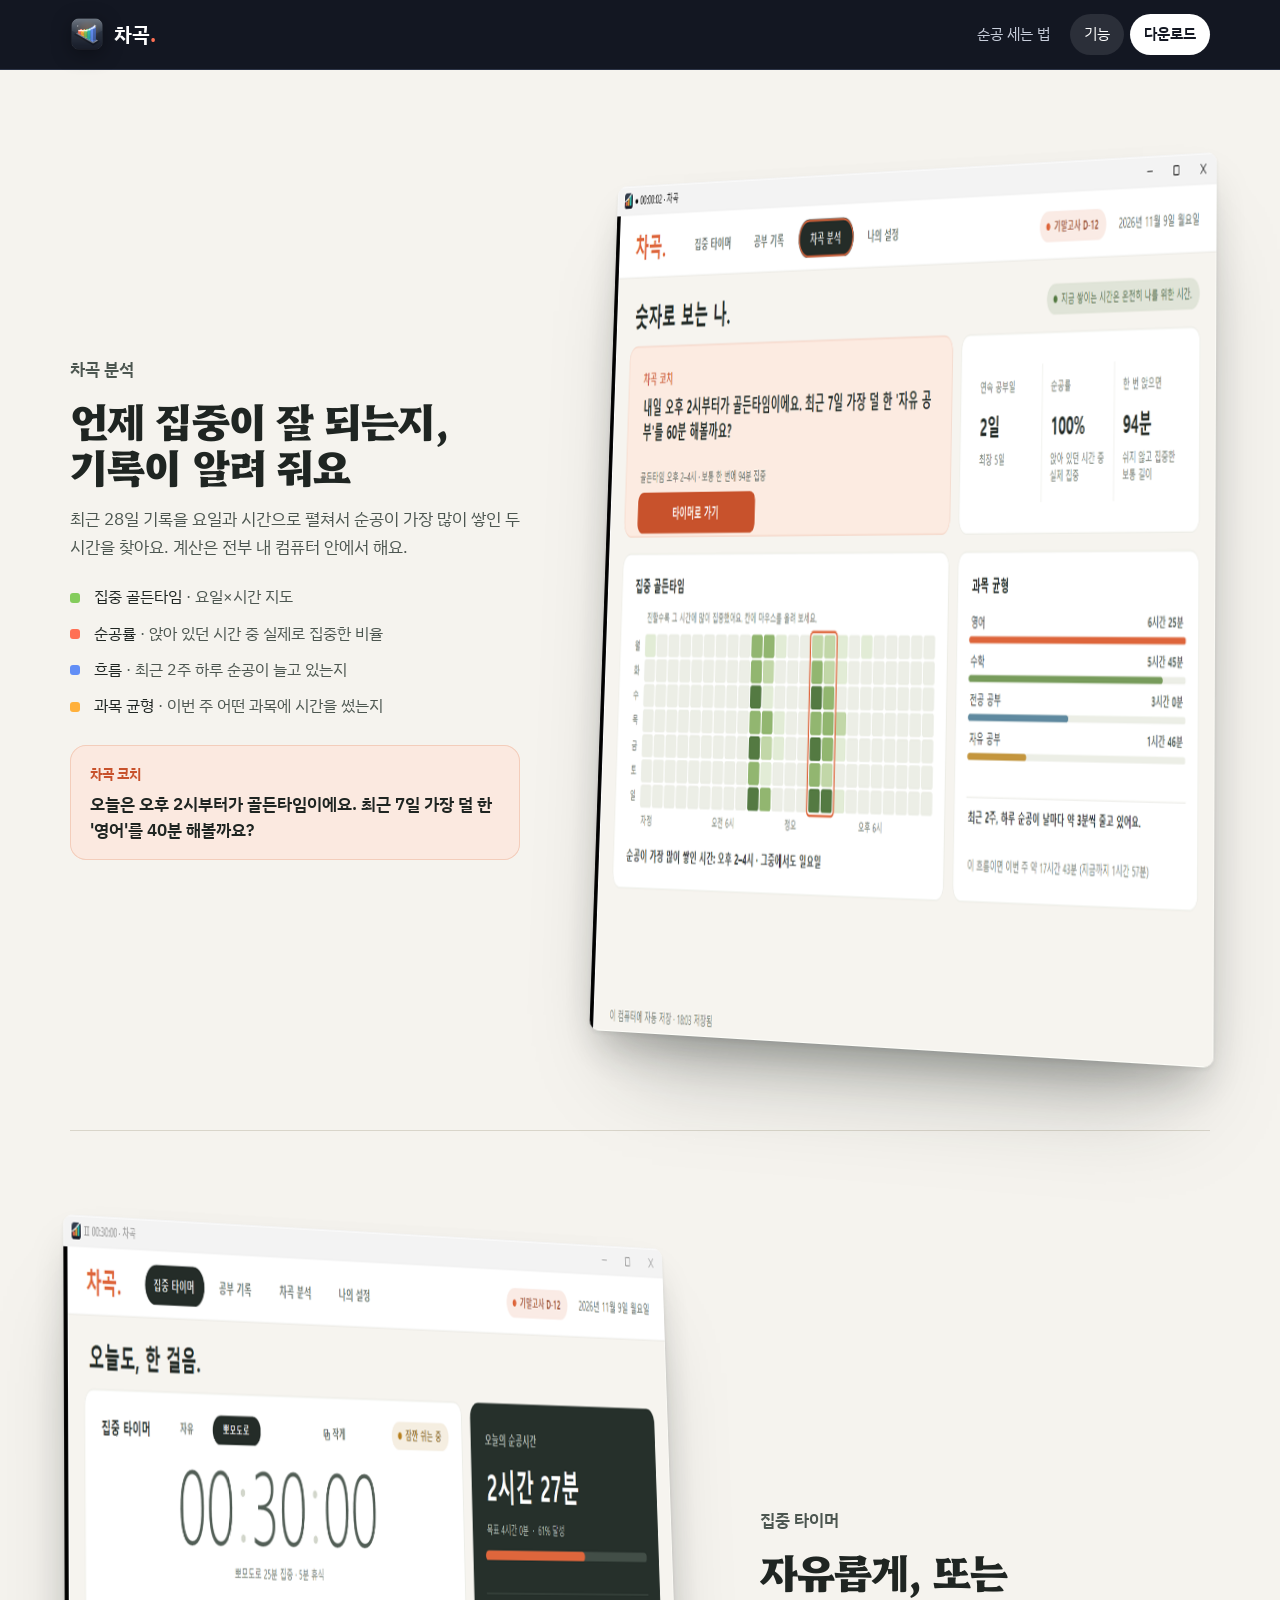
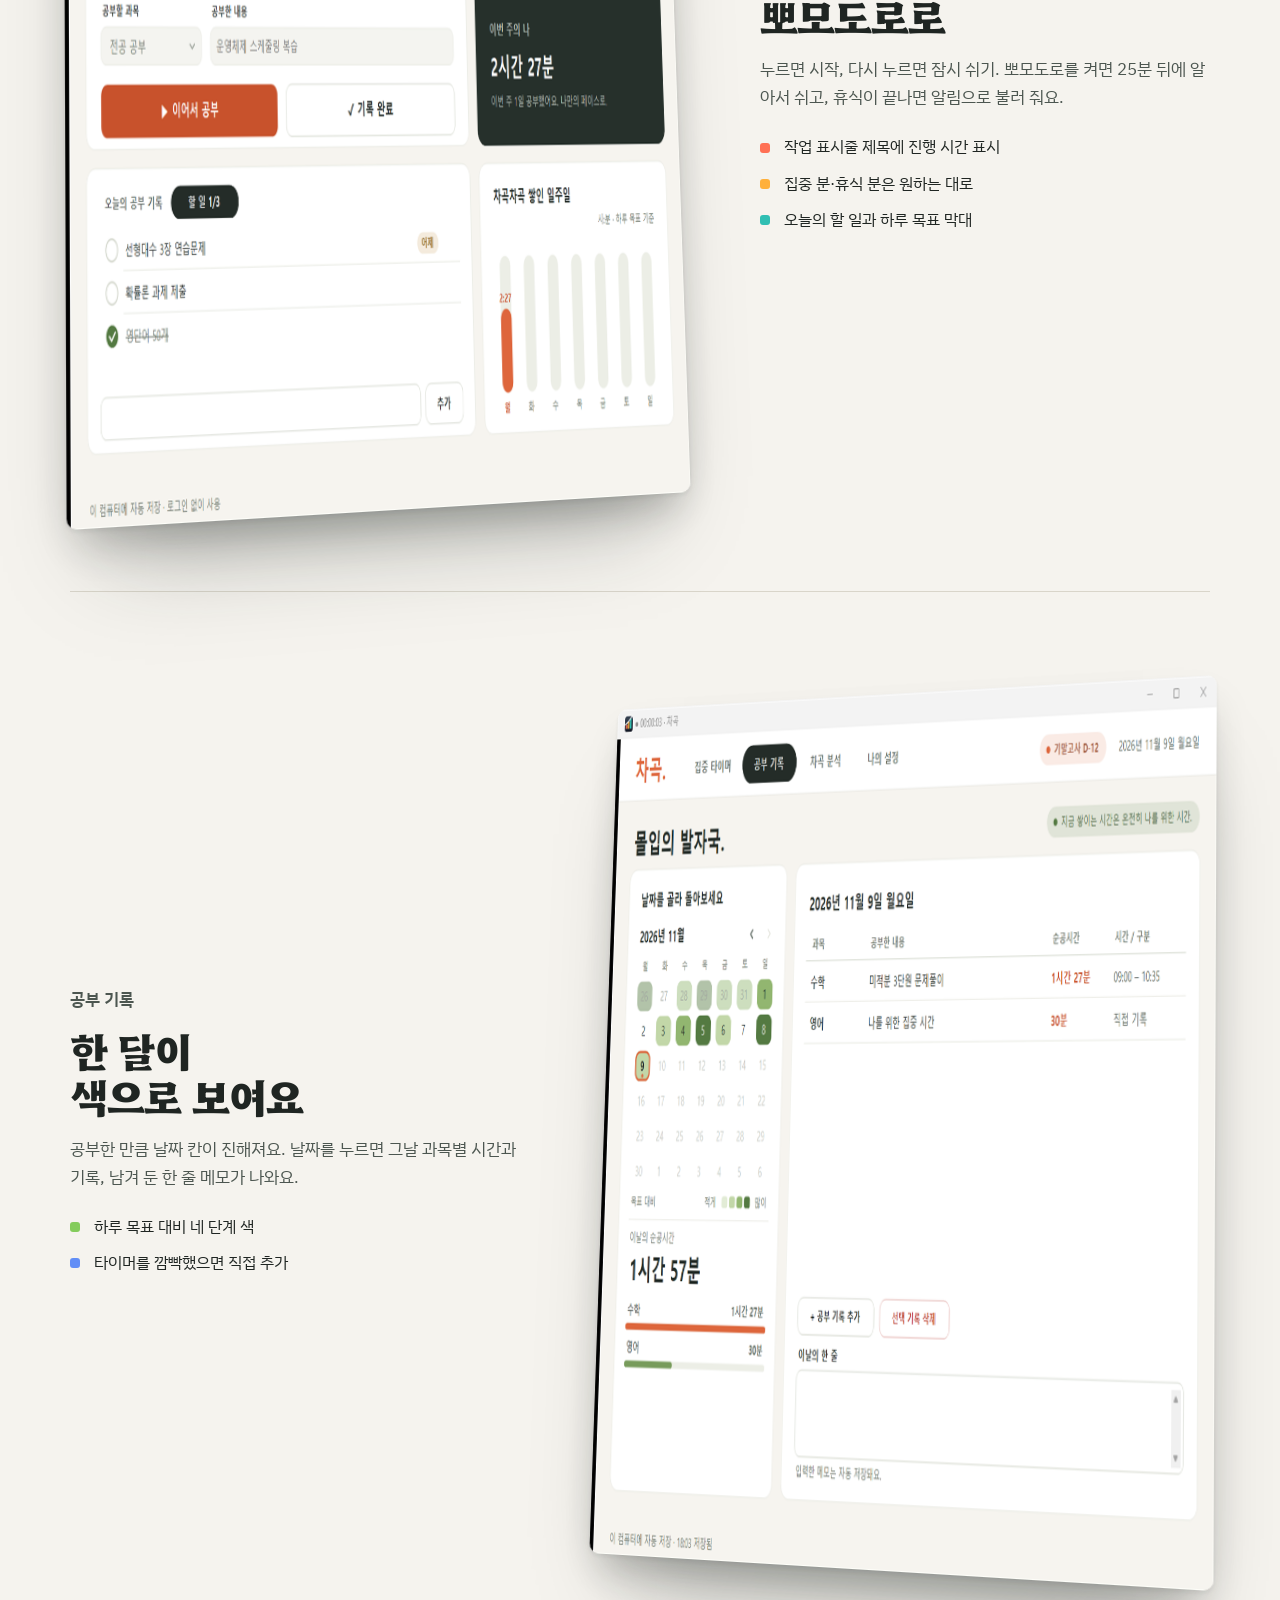
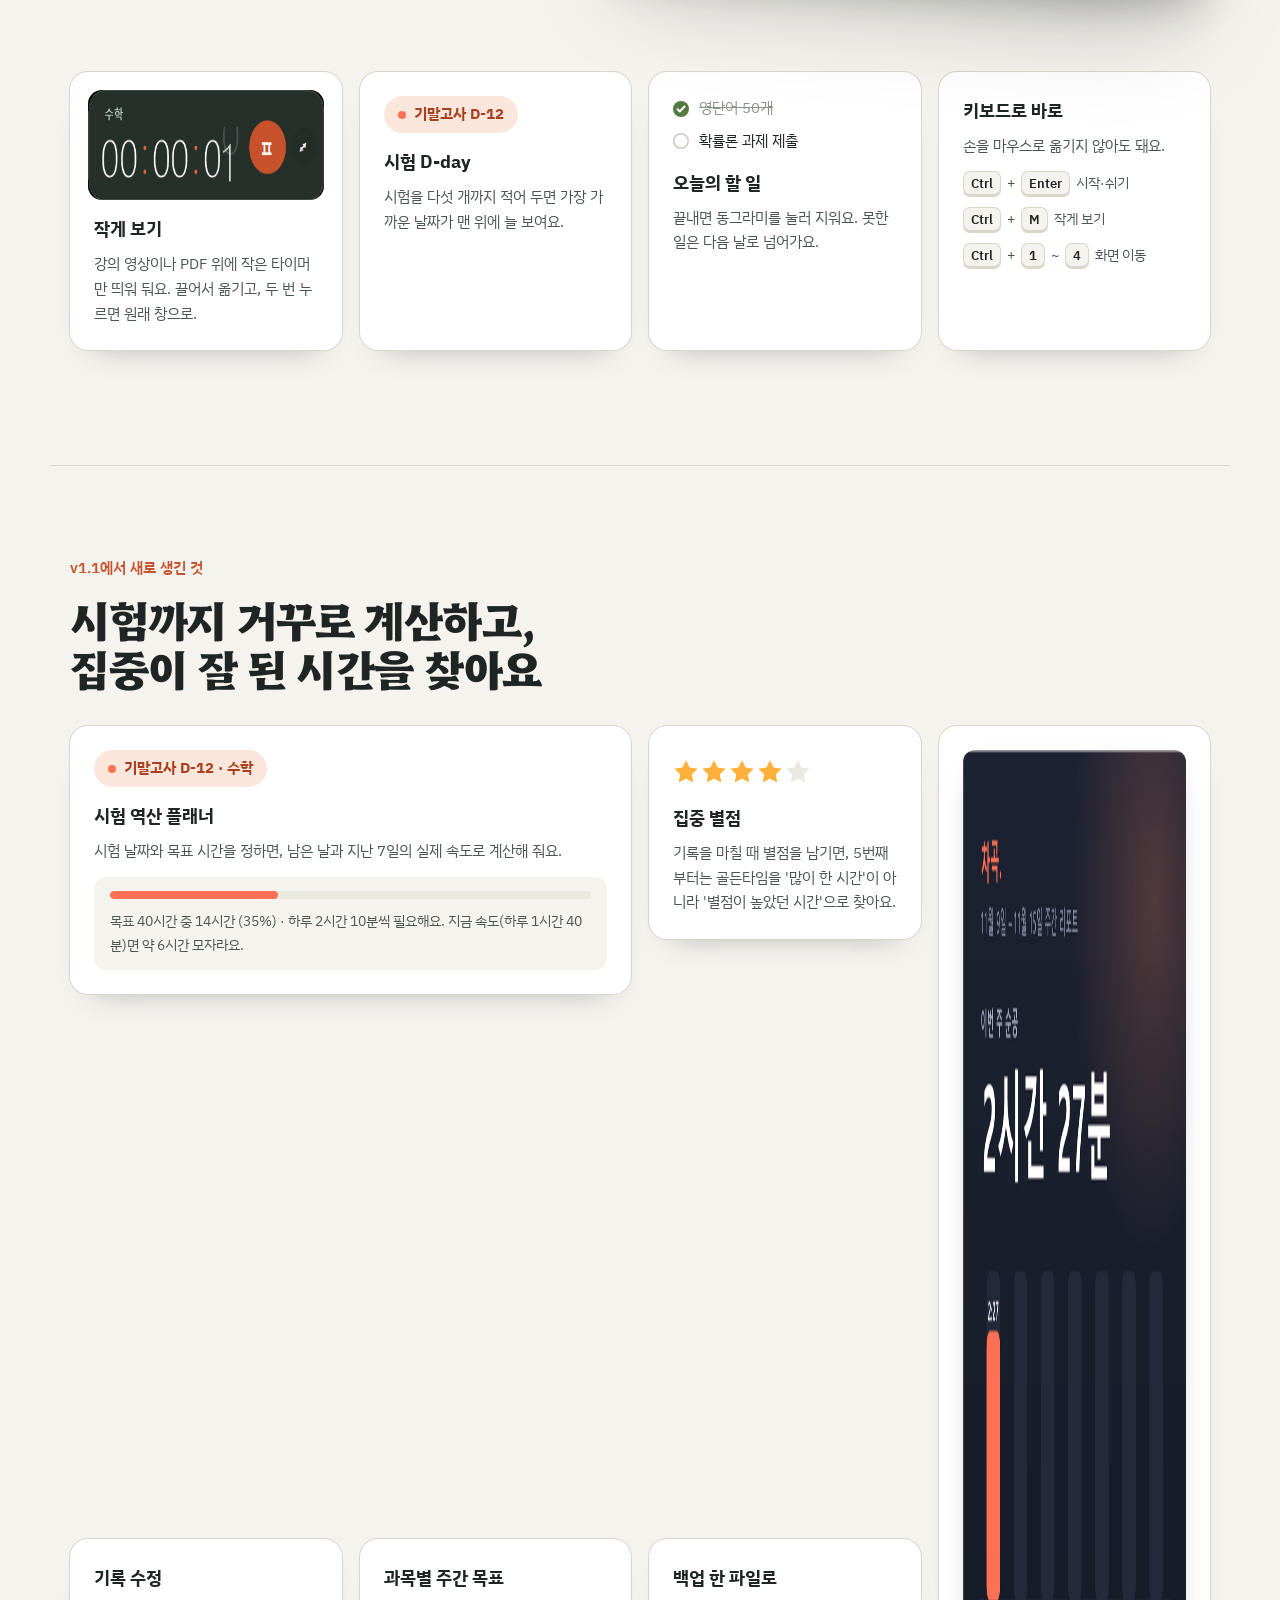
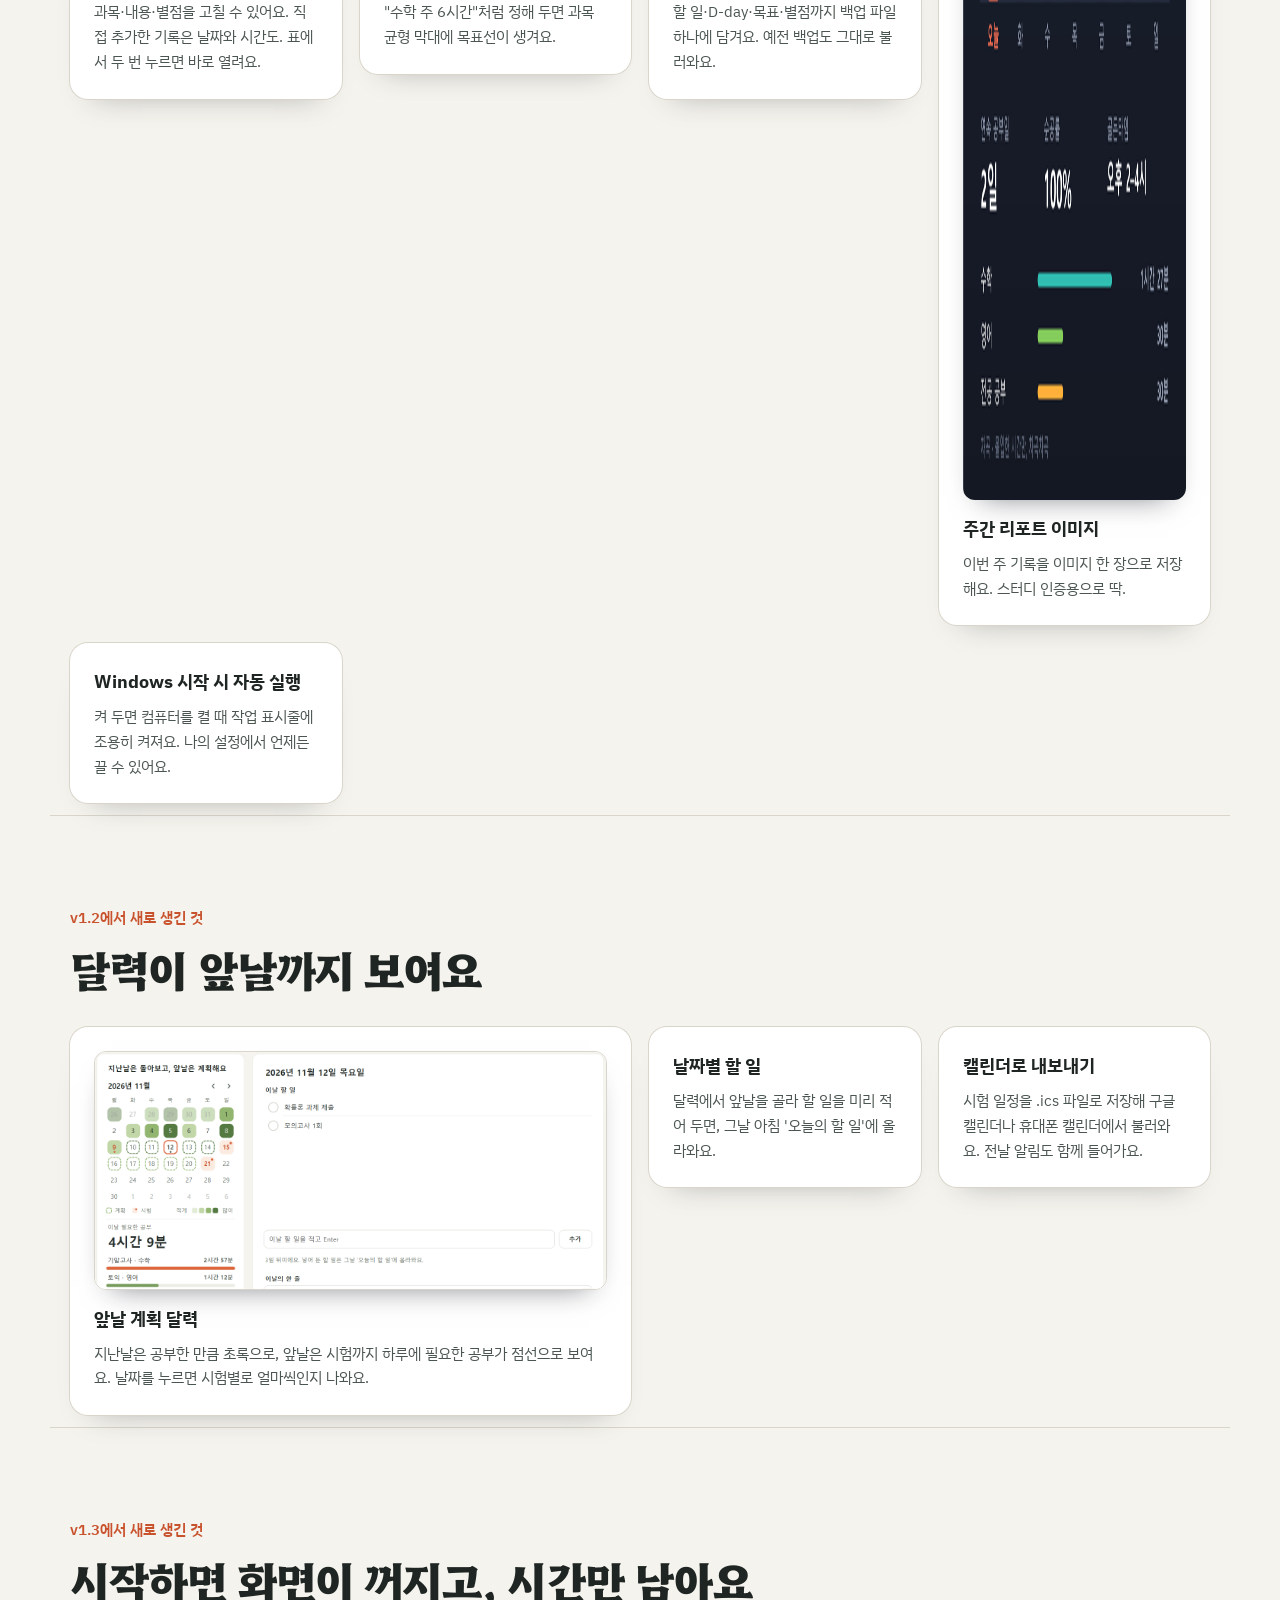
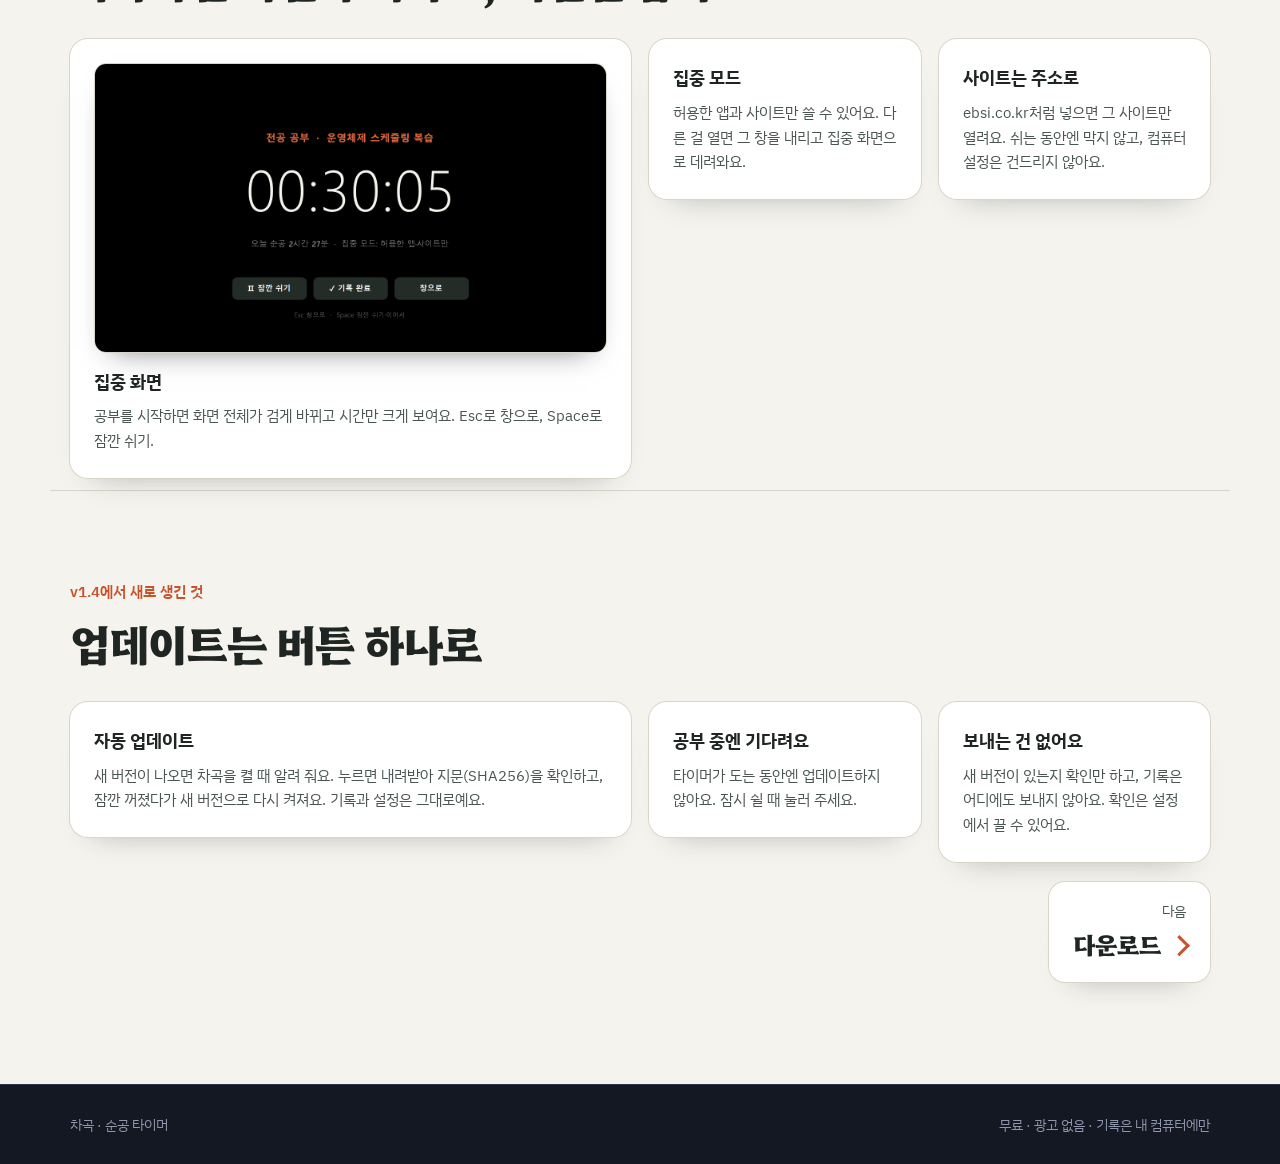
<file: features.html>
<!doctype html>
<html lang="ko">
<head>
<meta charset="utf-8">
<meta name="viewport" content="width=device-width, initial-scale=1, viewport-fit=cover">
<title>기능 · 차곡</title>
<meta name="description" content="집중 골든타임과 코치, 뽀모도로, 공부 기록 달력, 할 일, 시험 D-day, 작게 보기까지.">
<meta property="og:title" content="기능 · 차곡">
<meta property="og:description" content="집중 골든타임과 코치, 뽀모도로, 공부 기록 달력, 할 일, 시험 D-day, 작게 보기까지.">
<meta property="og:image" content="icon.png">
<link rel="icon" href="favicon.ico">
<link rel="preconnect" href="https://fonts.googleapis.com">
<link rel="preconnect" href="https://fonts.gstatic.com" crossorigin>
<link rel="stylesheet" href="https://fonts.googleapis.com/css2?family=Hahmlet:wght@500;700;800&family=IBM+Plex+Sans+KR:wght@400;500;600;700&display=swap">
<link rel="stylesheet" href="style.css?v=202611092236">
</head><body class="inner">
<header class="top">
  <div class="wrap">
    <a class="brand" href="index.html" aria-label="차곡 첫 화면으로"><img src="icon.png" alt="" width="34" height="34"><b>차곡<i>.</i></b></a>
    <nav aria-label="페이지 안내">
      <a href="how.html">순공 세는 법</a>
      <a href="features.html" aria-current="page">기능</a>
      <a class="get" href="download.html">다운로드</a>
    </nav>
  </div>
</header>
<main class="paper first">
  <section class="wrap" id="features" aria-label="기능">
      <article class="feature">
        <div class="copy">
          <p class="kicker">차곡 분석</p>
          <h3>언제 집중이 잘 되는지,<br>기록이 알려 줘요</h3>
          <p>최근 28일 기록을 요일과 시간으로 펼쳐서 순공이 가장 많이 쌓인 두 시간을 찾아요. 계산은 전부 내 컴퓨터 안에서 해요.</p>
          <ul>
            <li style="--c:var(--lime)">집중 골든타임 <span>· 요일×시간 지도</span></li>
            <li style="--c:var(--coral)">순공률 <span>· 앉아 있던 시간 중 실제로 집중한 비율</span></li>
            <li style="--c:var(--blue)">흐름 <span>· 최근 2주 하루 순공이 늘고 있는지</span></li>
            <li style="--c:var(--amber)">과목 균형 <span>· 이번 주 어떤 과목에 시간을 썼는지</span></li>
          </ul>
          <div class="coach"><em>차곡 코치</em><p>오늘은 오후 2시부터가 골든타임이에요. 최근 7일 가장 덜 한 '영어'를 40분 해볼까요?</p></div>
        </div>
        <div class="shot"><img src="analysis.png" alt="차곡 분석 화면: 코치 카드, 연속 공부일과 순공률, 요일·시간별 골든타임 지도, 과목 균형" width="1200" height="881" loading="lazy"></div>
      </article>

      <article class="feature flip">
        <div class="copy">
          <p class="kicker">집중 타이머</p>
          <h3>자유롭게, 또는<br>뽀모도로로</h3>
          <p>누르면 시작, 다시 누르면 잠시 쉬기. 뽀모도로를 켜면 25분 뒤에 알아서 쉬고, 휴식이 끝나면 알림으로 불러 줘요.</p>
          <ul>
            <li style="--c:var(--coral)">작업 표시줄 제목에 진행 시간 표시</li>
            <li style="--c:var(--amber)">집중 분·휴식 분은 원하는 대로</li>
            <li style="--c:var(--teal)">오늘의 할 일과 하루 목표 막대</li>
          </ul>
        </div>
        <div class="shot"><img src="todo.png" alt="집중 타이머 화면: 뽀모도로 모드, 시험 D-12 표시, 오늘의 할 일 목록" width="1200" height="881" loading="lazy"></div>
      </article>

      <article class="feature">
        <div class="copy">
          <p class="kicker">공부 기록</p>
          <h3>한 달이<br>색으로 보여요</h3>
          <p>공부한 만큼 날짜 칸이 진해져요. 날짜를 누르면 그날 과목별 시간과 기록, 남겨 둔 한 줄 메모가 나와요.</p>
          <ul>
            <li style="--c:var(--lime)">하루 목표 대비 네 단계 색</li>
            <li style="--c:var(--blue)">타이머를 깜빡했으면 직접 추가</li>
          </ul>
        </div>
        <div class="shot"><img src="history.png" alt="공부 기록 화면: 공부량만큼 칠해진 달력과 날짜별 과목 합계" width="1200" height="881" loading="lazy"></div>
      </article>
    </section>
  <section class="wrap extras" aria-label="그 밖의 기능">
      <div class="extra">
        <div class="mini"><img src="mini.png" alt="작게 보기: 과목 이름과 진행 시간, 쉬기 버튼만 있는 작은 타이머" width="372" height="110" loading="lazy"></div>
        <h4>작게 보기</h4>
        <p>강의 영상이나 PDF 위에 작은 타이머만 띄워 둬요. 끌어서 옮기고, 두 번 누르면 원래 창으로.</p>
      </div>
      <div class="extra">
        <span class="dday">기말고사 D-12</span>
        <h4>시험 D-day</h4>
        <p>시험을 다섯 개까지 적어 두면 가장 가까운 날짜가 맨 위에 늘 보여요.</p>
      </div>
      <div class="extra">
        <ul class="todo"><li class="done">영단어 50개</li><li>확률론 과제 제출</li></ul>
        <h4>오늘의 할 일</h4>
        <p>끝내면 동그라미를 눌러 지워요. 못한 일은 다음 날로 넘어가요.</p>
      </div>
      <div class="extra">
        <h4>키보드로 바로</h4>
        <p>손을 마우스로 옮기지 않아도 돼요.</p>
        <div class="keys"><kbd>Ctrl</kbd>+<kbd>Enter</kbd> 시작·쉬기</div>
        <div class="keys"><kbd>Ctrl</kbd>+<kbd>M</kbd> 작게 보기</div>
        <div class="keys"><kbd>Ctrl</kbd>+<kbd>1</kbd>~<kbd>4</kbd> 화면 이동</div>
      </div>
    </section>
  <section class="wrap v11" aria-labelledby="v11-title">
      <p class="kicker">v1.1에서 새로 생긴 것</p>
      <h2 id="v11-title">시험까지 거꾸로 계산하고,<br>집중이 잘 된 시간을 찾아요</h2>
      <div class="v11-grid">
        <article class="extra wide">
          <span class="dday">기말고사 D-12 · 수학</span>
          <h4>시험 역산 플래너</h4>
          <p>시험 날짜와 목표 시간을 정하면, 남은 날과 지난 7일의 실제 속도로 계산해 줘요.</p>
          <div class="plan-demo"><div class="bar"><i style="width:35%"></i></div><p>목표 40시간 중 14시간 (35%) · 하루 2시간 10분씩 필요해요. 지금 속도(하루 1시간 40분)면 약 6시간 모자라요.</p></div>
        </article>
        <article class="extra">
          <div class="stars" aria-label="별 4개">★★★★<span>★</span></div>
          <h4>집중 별점</h4>
          <p>기록을 마칠 때 별점을 남기면, 5번째부터는 골든타임을 '많이 한 시간'이 아니라 '별점이 높았던 시간'으로 찾아요.</p>
        </article>
        <article class="extra report">
          <img src="report.png" alt="주간 리포트 예시: 이번 주 순공, 요일별 막대, 연속 공부일, 순공률, 골든타임, 과목 TOP 3" width="1080" height="1350" loading="lazy">
          <h4>주간 리포트 이미지</h4>
          <p>이번 주 기록을 이미지 한 장으로 저장해요. 스터디 인증용으로 딱.</p>
        </article>
        <article class="extra">
          <h4>기록 수정</h4>
          <p>과목·내용·별점을 고칠 수 있어요. 직접 추가한 기록은 날짜와 시간도. 표에서 두 번 누르면 바로 열려요.</p>
        </article>
        <article class="extra">
          <h4>과목별 주간 목표</h4>
          <p>"수학 주 6시간"처럼 정해 두면 과목 균형 막대에 목표선이 생겨요.</p>
        </article>
        <article class="extra">
          <h4>백업 한 파일로</h4>
          <p>할 일·D-day·목표·별점까지 백업 파일 하나에 담겨요. 예전 백업도 그대로 불러와요.</p>
        </article>
        <article class="extra">
          <h4>Windows 시작 시 자동 실행</h4>
          <p>켜 두면 컴퓨터를 켤 때 작업 표시줄에 조용히 켜져요. 나의 설정에서 언제든 끌 수 있어요.</p>
        </article>
      </div>
    </section>
  <section class="wrap v11 v12" aria-labelledby="v12-title">
      <p class="kicker">v1.2에서 새로 생긴 것</p>
      <h2 id="v12-title">달력이 앞날까지 보여요</h2>
      <div class="v11-grid">
        <article class="extra wide">
          <img class="cal" src="calendar.png" alt="공부 기록 달력: 지난날은 공부한 만큼 초록, 앞날은 점선 테두리로 필요한 공부, 시험날은 주황 칸" width="1340" height="620" loading="lazy">
          <h4>앞날 계획 달력</h4>
          <p>지난날은 공부한 만큼 초록으로, 앞날은 시험까지 하루에 필요한 공부가 점선으로 보여요. 날짜를 누르면 시험별로 얼마씩인지 나와요.</p>
        </article>
        <article class="extra">
          <h4>날짜별 할 일</h4>
          <p>달력에서 앞날을 골라 할 일을 미리 적어 두면, 그날 아침 '오늘의 할 일'에 올라와요.</p>
        </article>
        <article class="extra">
          <h4>캘린더로 내보내기</h4>
          <p>시험 일정을 .ics 파일로 저장해 구글 캘린더나 휴대폰 캘린더에서 불러와요. 전날 알림도 함께 들어가요.</p>
        </article>
      </div>
    </section>
  <section class="wrap v11 v13" aria-labelledby="v13-title">
      <p class="kicker">v1.3에서 새로 생긴 것</p>
      <h2 id="v13-title">시작하면 화면이 꺼지고, 시간만 남아요</h2>
      <div class="v11-grid">
        <article class="extra wide">
          <img class="cal" src="focus.png" alt="검은 집중 화면: 과목 이름과 큰 시간, 오늘 순공, 잠깐 쉬기·기록 완료·창으로 버튼" width="1280" height="720" loading="lazy">
          <h4>집중 화면</h4>
          <p>공부를 시작하면 화면 전체가 검게 바뀌고 시간만 크게 보여요. Esc로 창으로, Space로 잠깐 쉬기.</p>
        </article>
        <article class="extra">
          <h4>집중 모드</h4>
          <p>허용한 앱과 사이트만 쓸 수 있어요. 다른 걸 열면 그 창을 내리고 집중 화면으로 데려와요.</p>
        </article>
        <article class="extra">
          <h4>사이트는 주소로</h4>
          <p>ebsi.co.kr처럼 넣으면 그 사이트만 열려요. 쉬는 동안엔 막지 않고, 컴퓨터 설정은 건드리지 않아요.</p>
        </article>
      </div>
    </section>
  <section class="wrap v11 v14" aria-labelledby="v14-title">
      <p class="kicker">v1.4에서 새로 생긴 것</p>
      <h2 id="v14-title">업데이트는 버튼 하나로</h2>
      <div class="v11-grid">
        <article class="extra wide">
          <h4>자동 업데이트</h4>
          <p>새 버전이 나오면 차곡을 켤 때 알려 줘요. 누르면 내려받아 지문(SHA256)을 확인하고, 잠깐 꺼졌다가 새 버전으로 다시 켜져요. 기록과 설정은 그대로예요.</p>
        </article>
        <article class="extra">
          <h4>공부 중엔 기다려요</h4>
          <p>타이머가 도는 동안엔 업데이트하지 않아요. 잠시 쉴 때 눌러 주세요.</p>
        </article>
        <article class="extra">
          <h4>보내는 건 없어요</h4>
          <p>새 버전이 있는지 확인만 하고, 기록은 어디에도 보내지 않아요. 확인은 설정에서 끌 수 있어요.</p>
        </article>
      </div>
    </section>
  <div class="wrap next"><a href="download.html"><small>다음</small><b>다운로드</b></a></div>
</main>
<footer>
  <div class="wrap"><span>차곡 · 순공 타이머</span><span>무료 · 광고 없음 · 기록은 내 컴퓨터에만</span></div>
</footer><script src="tilt.js?v=202611092236"></script>
</body>
</html>
</file>
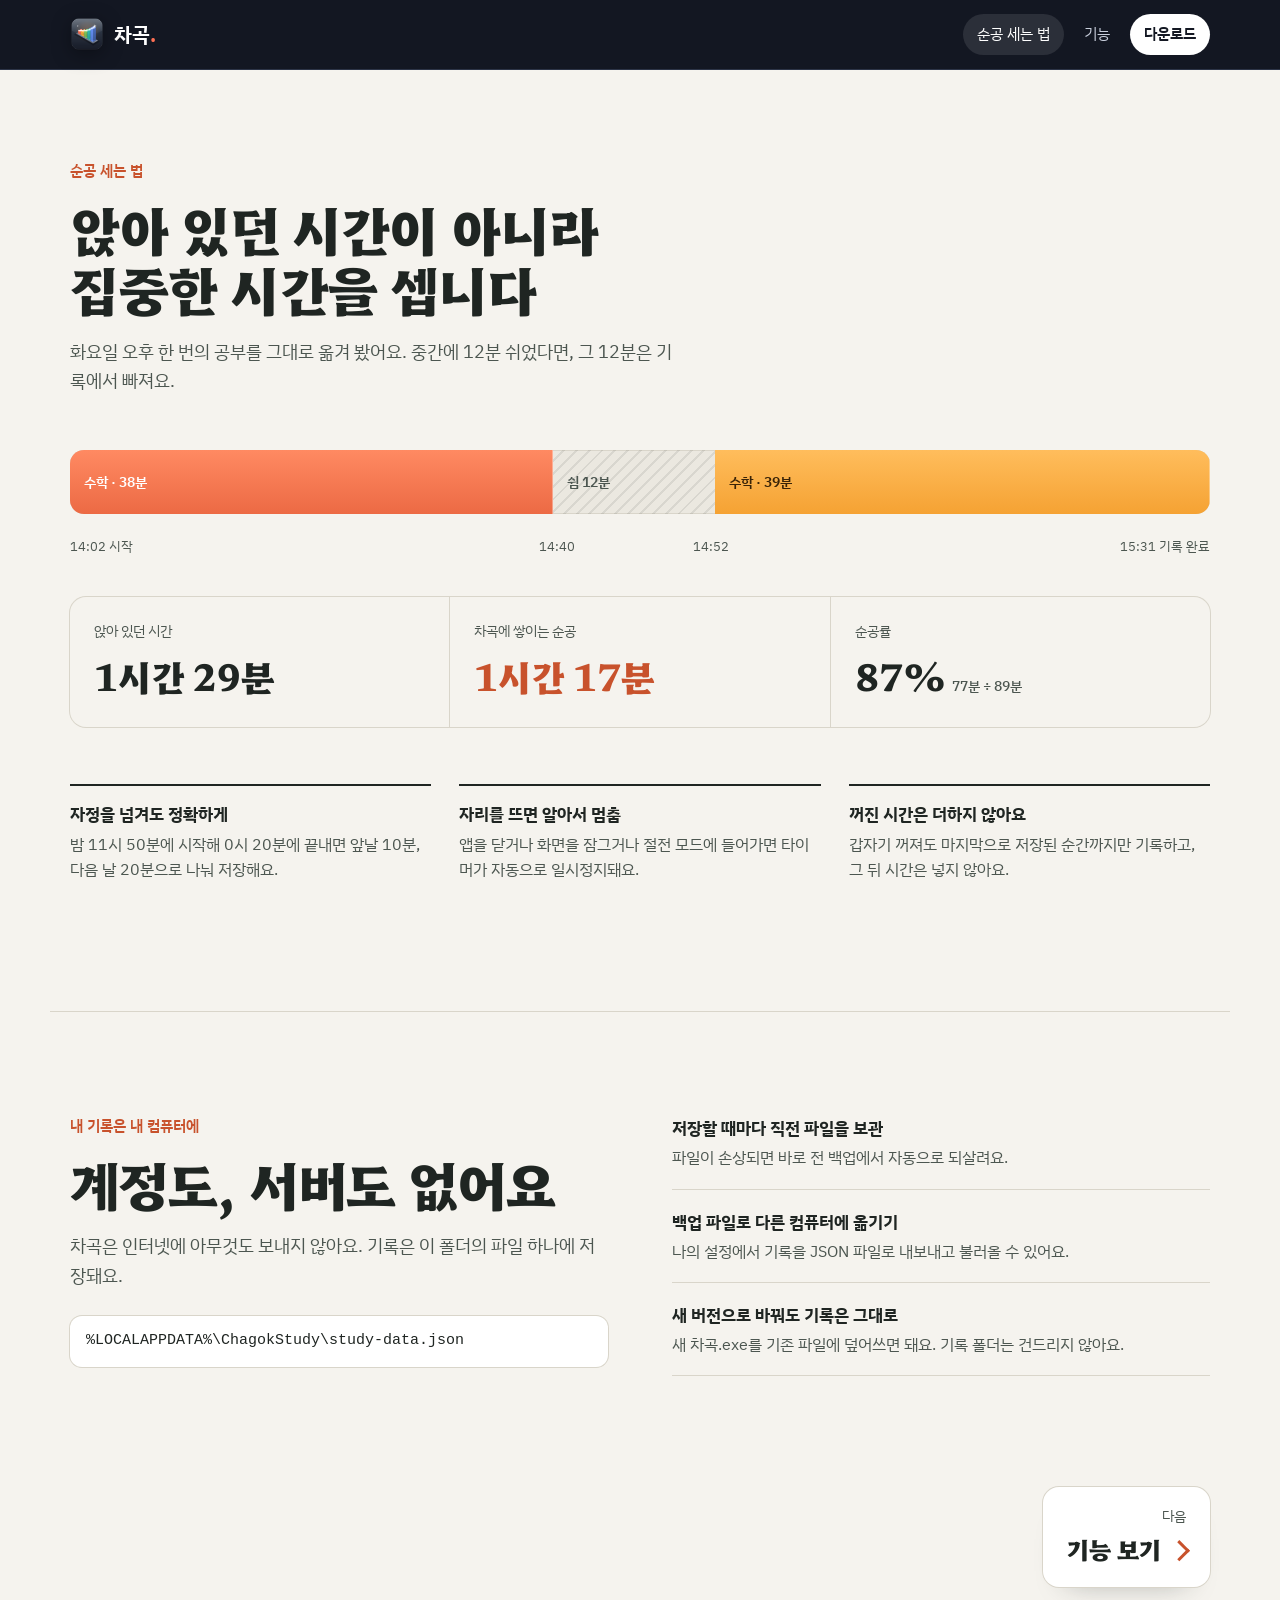
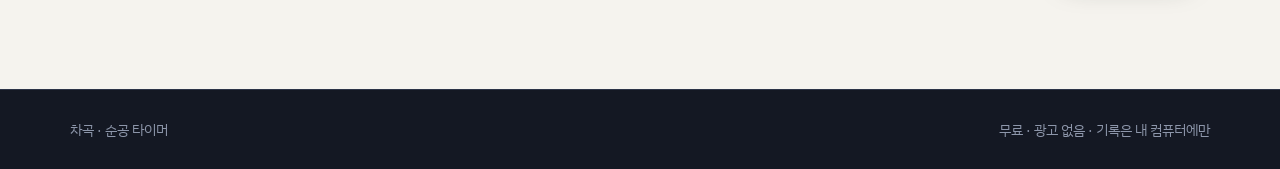
<file: how.html>
<!doctype html>
<html lang="ko">
<head>
<meta charset="utf-8">
<meta name="viewport" content="width=device-width, initial-scale=1, viewport-fit=cover">
<title>순공 세는 법 · 차곡</title>
<meta name="description" content="차곡은 앉아 있던 시간이 아니라 집중한 시간을 셉니다. 쉬는 시간, 꺼진 시간은 빼고, 자정을 넘기면 날짜별로 나눠요.">
<meta property="og:title" content="순공 세는 법 · 차곡">
<meta property="og:description" content="차곡은 앉아 있던 시간이 아니라 집중한 시간을 셉니다. 쉬는 시간, 꺼진 시간은 빼고, 자정을 넘기면 날짜별로 나눠요.">
<meta property="og:image" content="icon.png">
<link rel="icon" href="favicon.ico">
<link rel="preconnect" href="https://fonts.googleapis.com">
<link rel="preconnect" href="https://fonts.gstatic.com" crossorigin>
<link rel="stylesheet" href="https://fonts.googleapis.com/css2?family=Hahmlet:wght@500;700;800&family=IBM+Plex+Sans+KR:wght@400;500;600;700&display=swap">
<link rel="stylesheet" href="style.css?v=202611092236">
</head><body class="inner">
<header class="top">
  <div class="wrap">
    <a class="brand" href="index.html" aria-label="차곡 첫 화면으로"><img src="icon.png" alt="" width="34" height="34"><b>차곡<i>.</i></b></a>
    <nav aria-label="페이지 안내">
      <a href="how.html" aria-current="page">순공 세는 법</a>
      <a href="features.html">기능</a>
      <a class="get" href="download.html">다운로드</a>
    </nav>
  </div>
</header>
<main class="paper first">
  <section class="section wrap" id="how" aria-labelledby="how-title">
      <p class="kicker">순공 세는 법</p>
      <h2 id="how-title">앉아 있던 시간이 아니라<br>집중한 시간을 셉니다</h2>
      <p class="sub">화요일 오후 한 번의 공부를 그대로 옮겨 봤어요. 중간에 12분 쉬었다면, 그 12분은 기록에서 빠져요.</p>

      <div class="ledger" role="img" aria-label="14시 2분부터 14시 40분까지 집중 38분, 14시 52분까지 휴식 12분, 15시 31분까지 집중 39분">
        <div class="track">
          <div class="seg-focus" style="flex:38">수학 · 38분</div>
          <div class="seg-rest" style="flex:12">쉼 12분</div>
          <div class="seg-focus b" style="flex:39">수학 · 39분</div>
        </div>
        <div class="ticks"><span style="left:0">14:02 시작</span><span style="left:42.7%">14:40</span><span style="left:56.2%">14:52</span><span style="left:100%">15:31 기록 완료</span></div>
        <dl class="sum">
          <div><dt>앉아 있던 시간</dt><dd>1시간 29분</dd></div>
          <div class="hl"><dt>차곡에 쌓이는 순공</dt><dd>1시간 17분</dd></div>
          <div><dt>순공률</dt><dd>87%<small>77분 ÷ 89분</small></dd></div>
        </dl>
      </div>

      <div class="rules">
        <p><b>자정을 넘겨도 정확하게</b>밤 11시 50분에 시작해 0시 20분에 끝내면 앞날 10분, 다음 날 20분으로 나눠 저장해요.</p>
        <p><b>자리를 뜨면 알아서 멈춤</b>앱을 닫거나 화면을 잠그거나 절전 모드에 들어가면 타이머가 자동으로 일시정지돼요.</p>
        <p><b>꺼진 시간은 더하지 않아요</b>갑자기 꺼져도 마지막으로 저장된 순간까지만 기록하고, 그 뒤 시간은 넣지 않아요.</p>
      </div>
    </section>
  <section class="wrap local" aria-labelledby="local-title">
      <div>
        <p class="kicker">내 기록은 내 컴퓨터에</p>
        <h2 id="local-title">계정도, 서버도 없어요</h2>
        <p class="sub">차곡은 인터넷에 아무것도 보내지 않아요. 기록은 이 폴더의 파일 하나에 저장돼요.</p>
        <div class="path">%LOCALAPPDATA%\ChagokStudy\study-data.json</div>
      </div>
      <ul class="checks">
        <li><b>저장할 때마다 직전 파일을 보관</b>파일이 손상되면 바로 전 백업에서 자동으로 되살려요.</li>
        <li><b>백업 파일로 다른 컴퓨터에 옮기기</b>나의 설정에서 기록을 JSON 파일로 내보내고 불러올 수 있어요.</li>
        <li><b>새 버전으로 바꿔도 기록은 그대로</b>새 차곡.exe를 기존 파일에 덮어쓰면 돼요. 기록 폴더는 건드리지 않아요.</li>
      </ul>
    </section>
  <div class="wrap next"><a href="features.html"><small>다음</small><b>기능 보기</b></a></div>
</main>
<footer>
  <div class="wrap"><span>차곡 · 순공 타이머</span><span>무료 · 광고 없음 · 기록은 내 컴퓨터에만</span></div>
</footer></body>
</html>
</file>
<file: style.css>
/* 레이아웃: 밤의 책상(3D로 쌓이는 히어로) → 종이 노트(실제 화면과 규칙) → 다시 밤(다운로드). 왼쪽 정렬, 한 곳(히어로)에만 힘을 준다. */
:root{
  --night:#141823; --night-2:#1c2232; --night-line:#2c3447; --night-text:#c9cfdc; --night-dim:#8d96aa;
  --paper:#f5f3ee; --paper-2:#ebe8e0; --ink:#1f2522; --ink-2:#4c5650; --rule:#d9d5ca;
  --coral:#ff7054; --amber:#ffb03b; --lime:#84cc5c; --teal:#30beb2; --blue:#628ef6; --brand:#c8522c;
  --display:"Hahmlet","Nanum Myeongjo","Batang",serif;
  --body:"IBM Plex Sans KR","Malgun Gothic","Apple SD Gothic Neo",system-ui,sans-serif;
  --gutter:max(20px, env(safe-area-inset-left, 0px));
  --gutter-r:max(20px, env(safe-area-inset-right, 0px));
  color-scheme:dark;
}
*{box-sizing:border-box}
[hidden]{display:none!important}
html{scroll-behavior:smooth;background:var(--night)}
@media (prefers-reduced-motion:reduce){html{scroll-behavior:auto}}
body{margin:0;font-family:var(--body);font-size:17px;line-height:1.65;color:var(--night-text);background:var(--night);-webkit-font-smoothing:antialiased;text-rendering:optimizeLegibility}
img{max-width:100%;display:block}
a{color:inherit}
h1,h2,h3{font-family:var(--display);font-weight:800;letter-spacing:-0.02em;line-height:1.12;text-wrap:balance;margin:0}
p{margin:0}
.wrap{max-width:1180px;margin:0 auto;padding-left:var(--gutter);padding-right:var(--gutter-r)}
:focus-visible{outline:2.5px solid var(--amber);outline-offset:3px;border-radius:6px}

/* ── 위쪽 막대 ── */
.top{position:absolute;inset:0 0 auto 0;z-index:5;padding-top:env(safe-area-inset-top,0px)}
.top .wrap{display:flex;align-items:center;justify-content:space-between;padding-block:22px}
.brand{display:flex;align-items:center;gap:10px;text-decoration:none;color:#fff}
.brand img{width:34px;height:34px;filter:drop-shadow(0 4px 10px rgba(0,0,0,.4))}
.brand b{font-family:var(--body);font-weight:700;font-size:20px;letter-spacing:-.01em}
.brand b i{font-style:normal;color:var(--coral)}
.top nav{display:flex;gap:6px;align-items:center}
.top nav a{text-decoration:none;font-size:15px;color:var(--night-text);padding:8px 14px;border-radius:999px;transition:background .15s,color .15s}
.top nav a:hover{background:rgba(255,255,255,.07);color:#fff}
.top nav a.get{background:#fff;color:var(--night);font-weight:600}
.top nav a.get:hover{background:var(--amber);color:var(--night)}
@media (max-width:560px){.top nav a:not(.get){display:none}}

/* ── 히어로: 3D로 쌓이는 일주일 ── */
.hero{position:relative;overflow:hidden;background:
  radial-gradient(900px 520px at 78% 38%, rgba(255,140,90,.13), transparent 62%),
  radial-gradient(700px 500px at 92% 80%, rgba(98,142,246,.12), transparent 65%),
  linear-gradient(180deg,#1b2131 0%,var(--night) 70%)}
.hero .wrap{display:grid;grid-template-columns:minmax(0,1fr) minmax(0,1.15fr);gap:24px;align-items:center;padding-block:120px 72px;min-height:min(820px,100svh)}
.hero h1{font-size:clamp(46px,6vw,84px);color:#fff}
/* "차곡차곡."은 블록처럼 다섯 겹 띠로 쌓인 글자 */
.hero h1 .stack{display:block;color:transparent;background:linear-gradient(180deg,var(--blue) 0 21%,var(--teal) 21% 41%,var(--lime) 41% 60%,var(--amber) 60% 79%,var(--coral) 79% 100%);-webkit-background-clip:text;background-clip:text;padding-bottom:.06em}
.hero .lead{margin-top:26px;max-width:30em;font-size:clamp(16px,1.5vw,19px);color:var(--night-text)}
.hero .lead strong{color:#fff;font-weight:600}
.cta{display:flex;flex-wrap:wrap;gap:12px;margin-top:34px;align-items:center}
.btn{display:inline-flex;align-items:center;gap:12px;text-decoration:none;border-radius:14px;font-weight:600;font-size:16px;padding:15px 22px;border:0;cursor:pointer;font-family:var(--body);transition:transform .12s ease,background .15s,box-shadow .15s}
.btn:active{transform:translateY(1px) scale(.985)}
.btn-main{background:linear-gradient(180deg,#ff8a62,#e8603d);color:#fff;box-shadow:0 1px 0 rgba(255,255,255,.35) inset,0 10px 28px -8px rgba(255,112,84,.65)}
.btn-main:hover{box-shadow:0 1px 0 rgba(255,255,255,.35) inset,0 14px 34px -8px rgba(255,112,84,.85)}
.btn-main small{display:block;font-weight:500;font-size:12.5px;opacity:.86;margin-top:1px}
.btn-main .win{width:20px;height:20px;flex:none}
.btn-ghost{background:rgba(255,255,255,.06);color:#fff;box-shadow:0 0 0 1px var(--night-line) inset}
.btn-ghost:hover{background:rgba(255,255,255,.11)}
.facts{display:flex;flex-wrap:wrap;gap:8px 18px;margin-top:26px;font-size:14px;color:var(--night-dim)}
.facts span{display:inline-flex;align-items:center;gap:7px}
.facts span::before{content:"";width:6px;height:6px;border-radius:2px;background:var(--lime)}

.stage{position:relative;height:clamp(420px,56vw,640px);min-width:0}
.stage canvas{position:absolute;inset:0;width:100%;height:100%;display:block;touch-action:pan-y}
.stage .fallback{position:absolute;inset:0;display:grid;place-items:center}
.stage .fallback img{width:min(300px,60%);filter:drop-shadow(0 30px 50px rgba(0,0,0,.5))}
.panel{position:absolute;left:50%;bottom:4px;transform:translateX(-50%);display:flex;align-items:center;gap:16px;padding:12px 12px 12px 20px;border-radius:18px;background:rgba(20,24,35,.72);backdrop-filter:blur(12px);-webkit-backdrop-filter:blur(12px);box-shadow:0 0 0 1px rgba(255,255,255,.08) inset,0 20px 40px -18px rgba(0,0,0,.6);white-space:nowrap}
.clock{font-family:var(--body);font-weight:500;font-size:30px;color:#fff;font-variant-numeric:tabular-nums;letter-spacing:.01em;line-height:1}
.clock i{font-style:normal;color:var(--coral);transition:color .2s}
.paused .clock i{color:#5a6377}
.paused .clock{color:var(--night-text)}
.state{font-size:13px;line-height:1.35;color:var(--night-dim)}
.state b{display:block;color:#fff;font-weight:600;font-size:14px}
.toggle{border:0;cursor:pointer;font:600 14px var(--body);padding:11px 16px;border-radius:12px;background:#fff;color:var(--night);transition:background .15s}
.toggle:hover{background:var(--amber)}
.paused .toggle{background:var(--coral);color:#fff}
.demo-note{position:absolute;right:0;top:6px;font-size:12.5px;color:var(--night-dim);text-align:right;line-height:1.45}
@media (max-width:900px){
  .hero .wrap{grid-template-columns:1fr;padding-block:104px 40px;min-height:0}
  .stage{height:min(440px,92vw);margin-top:6px}
  .demo-note{position:static;text-align:left;margin-bottom:4px}
}
@media (max-width:480px){.panel{gap:10px;padding:10px 10px 10px 14px}.clock{font-size:24px}.state{display:none}}

/* ── 종이 구역 ── */
.paper{background:var(--paper);color:var(--ink);color-scheme:light}
.paper ::selection{background:#ffd6c7}
.section{padding-block:clamp(72px,10vw,128px)}
.kicker{font-size:15px;font-weight:600;color:var(--brand);margin-bottom:14px}
.paper h2{font-size:clamp(32px,4.2vw,54px);color:var(--ink)}
.paper .sub{margin-top:18px;max-width:34em;color:var(--ink-2);font-size:18px}

/* 순공을 세는 방법: 실제 한 번의 공부 기록 */
.ledger{margin-top:54px;display:grid;grid-template-columns:minmax(0,1fr);gap:22px}
.track{position:relative;height:64px;border-radius:14px;overflow:hidden;display:flex;background:var(--paper-2);box-shadow:0 0 0 1px var(--rule) inset}
.track div{height:100%;display:flex;align-items:center;padding-left:14px;font-size:14px;font-weight:600;white-space:nowrap;overflow:hidden}
.seg-focus{background:linear-gradient(180deg,#ff8a62,#ec6a44);color:#fff;box-shadow:-1px 0 0 rgba(255,255,255,.35) inset}
.seg-focus.b{background:linear-gradient(180deg,#ffbd5c,#f5a233);color:#3a2408}
.seg-rest{background:repeating-linear-gradient(135deg,transparent 0 7px,rgba(31,37,34,.09) 7px 9px);color:var(--ink-2)}
.ticks{position:relative;height:22px;font-size:13px;color:var(--ink-2);font-variant-numeric:tabular-nums}
.ticks span{position:absolute;top:0;transform:translateX(-50%);white-space:nowrap}
.ticks span:first-child{transform:none}.ticks span:last-child{transform:translateX(-100%)}
.sum{display:grid;grid-template-columns:repeat(3,minmax(0,1fr));gap:1px;background:var(--rule);border-radius:16px;overflow:hidden;box-shadow:0 0 0 1px var(--rule)}
.sum div{background:var(--paper);padding:22px 24px}
.sum dt{font-size:14px;color:var(--ink-2)}
.sum dd{margin:4px 0 0;font-family:var(--display);font-weight:800;font-size:clamp(26px,3vw,36px);font-variant-numeric:tabular-nums;color:var(--ink)}
.sum dd small{font-family:var(--body);font-size:14px;font-weight:500;color:var(--ink-2);margin-left:6px}
.sum .hl dd{color:var(--brand)}
.rules{margin-top:40px;display:grid;grid-template-columns:repeat(3,minmax(0,1fr));gap:28px}
.rules p{font-size:15.5px;color:var(--ink-2);border-top:2px solid var(--ink);padding-top:14px}
.rules p b{display:block;color:var(--ink);font-size:16.5px;margin-bottom:4px}
@media (max-width:760px){.sum,.rules{grid-template-columns:1fr}.track div{font-size:12px;padding-left:8px}}

/* 기능: 실제 화면을 비스듬히 */
.feature{display:grid;grid-template-columns:minmax(0,.9fr) minmax(0,1.25fr);gap:clamp(32px,5vw,72px);align-items:center;padding-block:clamp(56px,7vw,96px);border-top:1px solid var(--rule)}
.feature.flip{grid-template-columns:minmax(0,1.25fr) minmax(0,.9fr)}
.feature.flip .copy{order:2}
.feature h3{font-size:clamp(28px,3.2vw,42px);color:var(--ink)}
.feature .copy p{margin-top:16px;color:var(--ink-2);font-size:17px;max-width:30em}
.feature ul{list-style:none;padding:0;margin:22px 0 0;display:grid;gap:10px}
.feature li{position:relative;padding-left:24px;font-size:16px;color:var(--ink)}
.feature li::before{content:"";position:absolute;left:0;top:.58em;width:10px;height:10px;border-radius:3px;background:var(--c,var(--coral))}
.feature li span{color:var(--ink-2)}
.shot{position:relative;perspective:1700px;min-width:0}
.shot img{width:100%;border-radius:10px;transform:rotateY(var(--ry,-13deg)) rotateX(var(--rx,5deg)) rotateZ(var(--rz,0deg));transform-origin:center;transition:transform .6s cubic-bezier(.2,.7,.2,1);
  box-shadow:0 1px 0 rgba(255,255,255,.6) inset,0 2px 4px rgba(31,37,34,.08),0 24px 40px -12px rgba(31,37,34,.28),0 60px 90px -40px rgba(31,37,34,.35)}
.flip .shot img{--ry:13deg}
.coach{margin-top:26px;padding:18px 20px;border-radius:16px;background:#fbe9e0;box-shadow:0 0 0 1px #f3cdbb inset;max-width:31em}
.coach em{font-style:normal;display:block;font-size:13.5px;font-weight:700;color:var(--brand);margin-bottom:6px}
.coach p{margin:0!important;color:var(--ink)!important;font-weight:600;font-size:16.5px!important;line-height:1.55}
@media (max-width:860px){.feature,.feature.flip{grid-template-columns:1fr}.feature.flip .copy{order:0}.shot img,.flip .shot img{--ry:0deg;--rx:4deg}}

/* 작은 기능들 */
.extras{display:grid;grid-template-columns:repeat(4,minmax(0,1fr));gap:18px;padding-block:20px clamp(72px,9vw,120px)}
.extra{background:#fff;border-radius:18px;padding:24px;box-shadow:0 0 0 1px var(--rule),0 18px 30px -24px rgba(31,37,34,.4);min-width:0}
.extra h4{margin:0 0 8px;font-size:18px;font-weight:700;color:var(--ink)}
.extra p{font-size:15px;color:var(--ink-2)}
.extra .mini{margin:-6px -6px 14px;border-radius:14px;overflow:hidden;background:#1c2232}
.extra .mini img{width:100%}
kbd{font:600 13px var(--body);background:var(--paper);border-radius:7px;padding:3px 8px;box-shadow:0 0 0 1px var(--rule) inset,0 2px 0 var(--rule);color:var(--ink);white-space:nowrap}
.keys{display:flex;flex-wrap:wrap;gap:8px 6px;margin-top:12px;font-size:14px;color:var(--ink-2);align-items:center}
.dday{display:inline-flex;align-items:center;gap:8px;background:#fbe6dc;color:#a8401f;font-weight:700;border-radius:999px;padding:6px 14px;font-size:15px;margin-bottom:14px}
.dday::before{content:"";width:8px;height:8px;border-radius:50%;background:var(--coral)}
.todo{list-style:none;margin:0 0 14px;padding:0;display:grid;gap:8px;font-size:15px}
.todo li{display:flex;gap:10px;align-items:center;color:var(--ink)}
.todo li::before{content:"";width:16px;height:16px;border-radius:50%;box-shadow:0 0 0 1.6px #cfcabd inset;flex:none}
.todo li.done{color:#8b938d;text-decoration:line-through}
.todo li.done::before{background:#547a42 url("data:image/svg+xml,%3Csvg xmlns='http://www.w3.org/2000/svg' viewBox='0 0 16 16'%3E%3Cpath d='M4.5 8.2l2.3 2.3 4.7-5' fill='none' stroke='%23fff' stroke-width='2' stroke-linecap='round' stroke-linejoin='round'/%3E%3C/svg%3E") center/100% no-repeat;box-shadow:none}
@media (max-width:980px){.extras{grid-template-columns:repeat(2,minmax(0,1fr))}}
@media (max-width:560px){.extras{grid-template-columns:1fr}}

/* 내 기록은 내 컴퓨터에 */
.local{display:grid;grid-template-columns:minmax(0,1fr) minmax(0,1fr);gap:clamp(32px,5vw,72px);align-items:start;border-top:1px solid var(--rule);padding-block:clamp(64px,8vw,104px)}
.path{margin-top:26px;font:500 15px/1.5 Consolas,"Cascadia Mono",monospace;background:#fff;border-radius:12px;padding:14px 16px;box-shadow:0 0 0 1px var(--rule);color:var(--ink);overflow-x:auto;white-space:nowrap}
.checks{list-style:none;margin:0;padding:0;display:grid;gap:0}
.checks li{padding:18px 0;border-bottom:1px solid var(--rule);font-size:16px;color:var(--ink-2)}
.checks li:first-child{padding-top:0}
.checks b{display:block;color:var(--ink);font-size:17px;margin-bottom:2px}
@media (max-width:860px){.local{grid-template-columns:1fr}}

/* ── 다운로드 ── */
.get-it{position:relative;overflow:hidden;background:radial-gradient(800px 480px at 20% 30%,rgba(98,142,246,.14),transparent 60%),radial-gradient(700px 420px at 85% 70%,rgba(255,140,90,.12),transparent 60%),var(--night)}
.get-it .wrap{display:grid;grid-template-columns:minmax(0,.8fr) minmax(0,1.2fr);gap:clamp(32px,6vw,90px);align-items:center;padding-block:clamp(80px,10vw,136px)}
.tilt{perspective:900px;display:grid;place-items:center}
.tilt img{width:min(320px,80%);transform:rotateX(var(--tx,8deg)) rotateY(var(--ty,-14deg));transition:transform .5s cubic-bezier(.2,.7,.2,1);filter:drop-shadow(0 40px 50px rgba(0,0,0,.55)) drop-shadow(0 0 60px rgba(255,140,90,.18))}
.get-it h2{font-size:clamp(34px,4.6vw,60px);color:#fff}
.get-it .sub{margin-top:16px;color:var(--night-text);font-size:18px;max-width:30em}
.steps{list-style:none;margin:34px 0 0;padding:0;display:grid;gap:14px;counter-reset:s}
.steps li{counter-increment:s;display:grid;grid-template-columns:34px 1fr;gap:14px;align-items:start;color:var(--night-text);font-size:16px}
.steps li::before{content:counter(s);width:34px;height:34px;border-radius:10px;display:grid;place-items:center;font-weight:700;font-size:15px;color:#fff;background:var(--night-2);box-shadow:0 0 0 1px var(--night-line) inset}
.steps b{color:#fff;font-weight:600}
.steps .why{display:block;font-size:14px;color:var(--night-dim);margin-top:4px}
.upd{margin-top:22px;max-width:34em;font-size:14.5px;line-height:1.6;color:var(--night-text)}
.upd b{color:#fff;font-weight:600}
.req{display:flex;flex-wrap:wrap;gap:8px 22px;margin-top:28px;font-size:14px;color:var(--night-dim)}
@media (max-width:860px){.get-it .wrap{grid-template-columns:1fr}.tilt img{width:200px}}
footer{background:var(--night);border-top:1px solid var(--night-line);font-size:14px;color:var(--night-dim)}
footer .wrap{display:flex;flex-wrap:wrap;justify-content:space-between;gap:10px;padding-block:28px calc(28px + env(safe-area-inset-bottom,0px))}

@media (prefers-reduced-motion:reduce){.shot img,.tilt img,.btn{transition:none}}

/* ── 여러 페이지 ── */
@view-transition{navigation:auto}
::view-transition-old(root){animation:vt-out .18s ease-in both}
::view-transition-new(root){animation:vt-in .32s cubic-bezier(.2,.7,.2,1) both}
@keyframes vt-out{to{opacity:0;transform:translateY(-6px)}}
@keyframes vt-in{from{opacity:0;transform:translateY(10px)}}
@media (prefers-reduced-motion:reduce){::view-transition-old(root),::view-transition-new(root){animation:none}}
.top nav a[aria-current="page"]{background:rgba(255,255,255,.1);color:#fff}
.top nav a.get[aria-current="page"]{background:var(--amber);color:var(--night)}
/* 첫 화면: 딱 한 화면 */
body.home .hero{min-height:100svh;display:flex}
body.home .hero .wrap{flex:1;min-height:0;padding-block:96px 36px;width:100%}
@media (min-width:901px) and (min-height:620px){
  body.home{height:100svh;overflow:hidden}
  body.home .hero{height:100svh}
  body.home .stage{height:min(640px,calc(100svh - 170px))}
}
/* 안쪽 페이지: 위쪽 막대는 고정, 내용은 그 아래부터 */
body.inner .top{position:sticky;top:0;background:rgba(20,24,35,.92);backdrop-filter:blur(10px);-webkit-backdrop-filter:blur(10px);border-bottom:1px solid var(--night-line)}
body.inner .top .wrap{padding-block:14px}
body.inner::before{content:"";position:fixed;inset:0 0 auto;height:env(safe-area-inset-top,0px);z-index:10;background:var(--night)}
.paper.first .section{padding-top:clamp(56px,7vw,96px)}
.paper.first #features .feature:first-child{border-top:0}
.next{display:flex;justify-content:flex-end;padding-block:8px clamp(64px,8vw,104px)}
.next a{display:inline-flex;flex-direction:column;align-items:flex-end;gap:2px;text-decoration:none;padding:18px 24px;border-radius:16px;background:#fff;box-shadow:0 0 0 1px var(--rule),0 18px 30px -24px rgba(31,37,34,.4);transition:transform .15s,box-shadow .15s}
.next a:hover{transform:translateY(-2px);box-shadow:0 0 0 1px var(--rule),0 22px 34px -22px rgba(31,37,34,.45)}
.next small{font-size:13.5px;color:var(--ink-2)}
.next b{font-family:var(--display);font-size:24px;font-weight:800;color:var(--ink)}
.next b::after{content:"";display:inline-block;width:.5em;height:.5em;margin-left:.4em;border-top:3px solid var(--brand);border-right:3px solid var(--brand);transform:rotate(45deg) translateY(-.05em)}

/* ── 다운로드 화면: 화면 전체에 3D 아이콘 장면, 글은 오른쪽 ── */
.get-it.full{min-height:calc(100svh - 63px);display:flex;align-items:center;isolation:isolate;
  background:radial-gradient(60% 75% at 26% 58%,rgba(255,138,98,.16),transparent 70%),radial-gradient(45% 60% at 34% 30%,rgba(98,142,246,.16),transparent 70%),radial-gradient(40% 50% at 80% 85%,rgba(48,190,178,.08),transparent 70%),var(--night)}
.get-it.full .bg-scene{position:absolute;inset:0;width:100%;height:100%;display:block;z-index:-2}
.get-it.full .bg-fallback{position:absolute;inset:0 50% 0 0;display:grid;place-items:center;z-index:-2}
.get-it.full .bg-fallback img{width:min(320px,70%)}
.get-it.full .veil{position:absolute;inset:0;z-index:-1;pointer-events:none;background:linear-gradient(90deg,transparent 0 36%,rgba(20,24,35,.6) 52%,rgba(20,24,35,.9) 70%,rgba(20,24,35,.94) 100%),linear-gradient(180deg,rgba(20,24,35,.55) 0,transparent 30%)}
.get-it.full .wrap{grid-template-columns:minmax(0,1fr) minmax(0,1.05fr);width:100%;padding-block:clamp(56px,8vh,96px)}
.get-it.full .copy{grid-column:2;max-width:640px}
.get-it.full h2{font-size:clamp(38px,4.8vw,68px);text-shadow:0 2px 30px rgba(20,24,35,.6)}
@media (max-width:860px){
  .get-it.full{align-items:flex-end;min-height:calc(100svh - 63px)}
  .get-it.full .bg-scene{height:46vh;inset:0 0 auto 0}
  .get-it.full .veil{background:linear-gradient(180deg,transparent 0 34vh,var(--night) 50vh)}
  .get-it.full .wrap{grid-template-columns:1fr;padding-top:44vh}
  .get-it.full .copy{grid-column:1}
}
/* ── v1.1 새 기능 ── */
.v11{padding-block:clamp(56px,7vw,96px) 12px;border-top:1px solid var(--rule)}
.v11 h2{font-size:clamp(28px,3.4vw,44px);color:var(--ink);margin-bottom:34px}
.v11-grid{display:grid;grid-template-columns:repeat(4,minmax(0,1fr));gap:18px;align-items:start}
.v11-grid .wide{grid-column:span 2}
.v11-grid .report{grid-row:span 2}
.v11-grid img.cal{display:block;width:100%;height:auto;border-radius:12px;margin-bottom:14px;border:1px solid var(--rule);box-shadow:0 14px 28px -18px rgba(20,24,35,.6)}
.v11-grid .report img{border-radius:12px;margin-bottom:14px;box-shadow:0 14px 28px -18px rgba(20,24,35,.6)}
.plan-demo{margin-top:14px;padding:14px 16px;border-radius:12px;background:var(--paper)}
.plan-demo .bar{height:8px;border-radius:99px;background:var(--paper-2);overflow:hidden;margin-bottom:10px}
.plan-demo .bar i{display:block;height:100%;background:var(--coral);border-radius:99px}
.plan-demo p{font-size:14px;color:var(--ink-2)}
.stars{font-size:26px;letter-spacing:2px;color:var(--amber);margin-bottom:10px}.stars span{color:var(--paper-2)}
@media (max-width:980px){.v11-grid{grid-template-columns:repeat(2,minmax(0,1fr))}.v11-grid .report{grid-row:auto}}
@media (max-width:560px){.v11-grid{grid-template-columns:1fr}.v11-grid .wide{grid-column:auto}}
</file>
